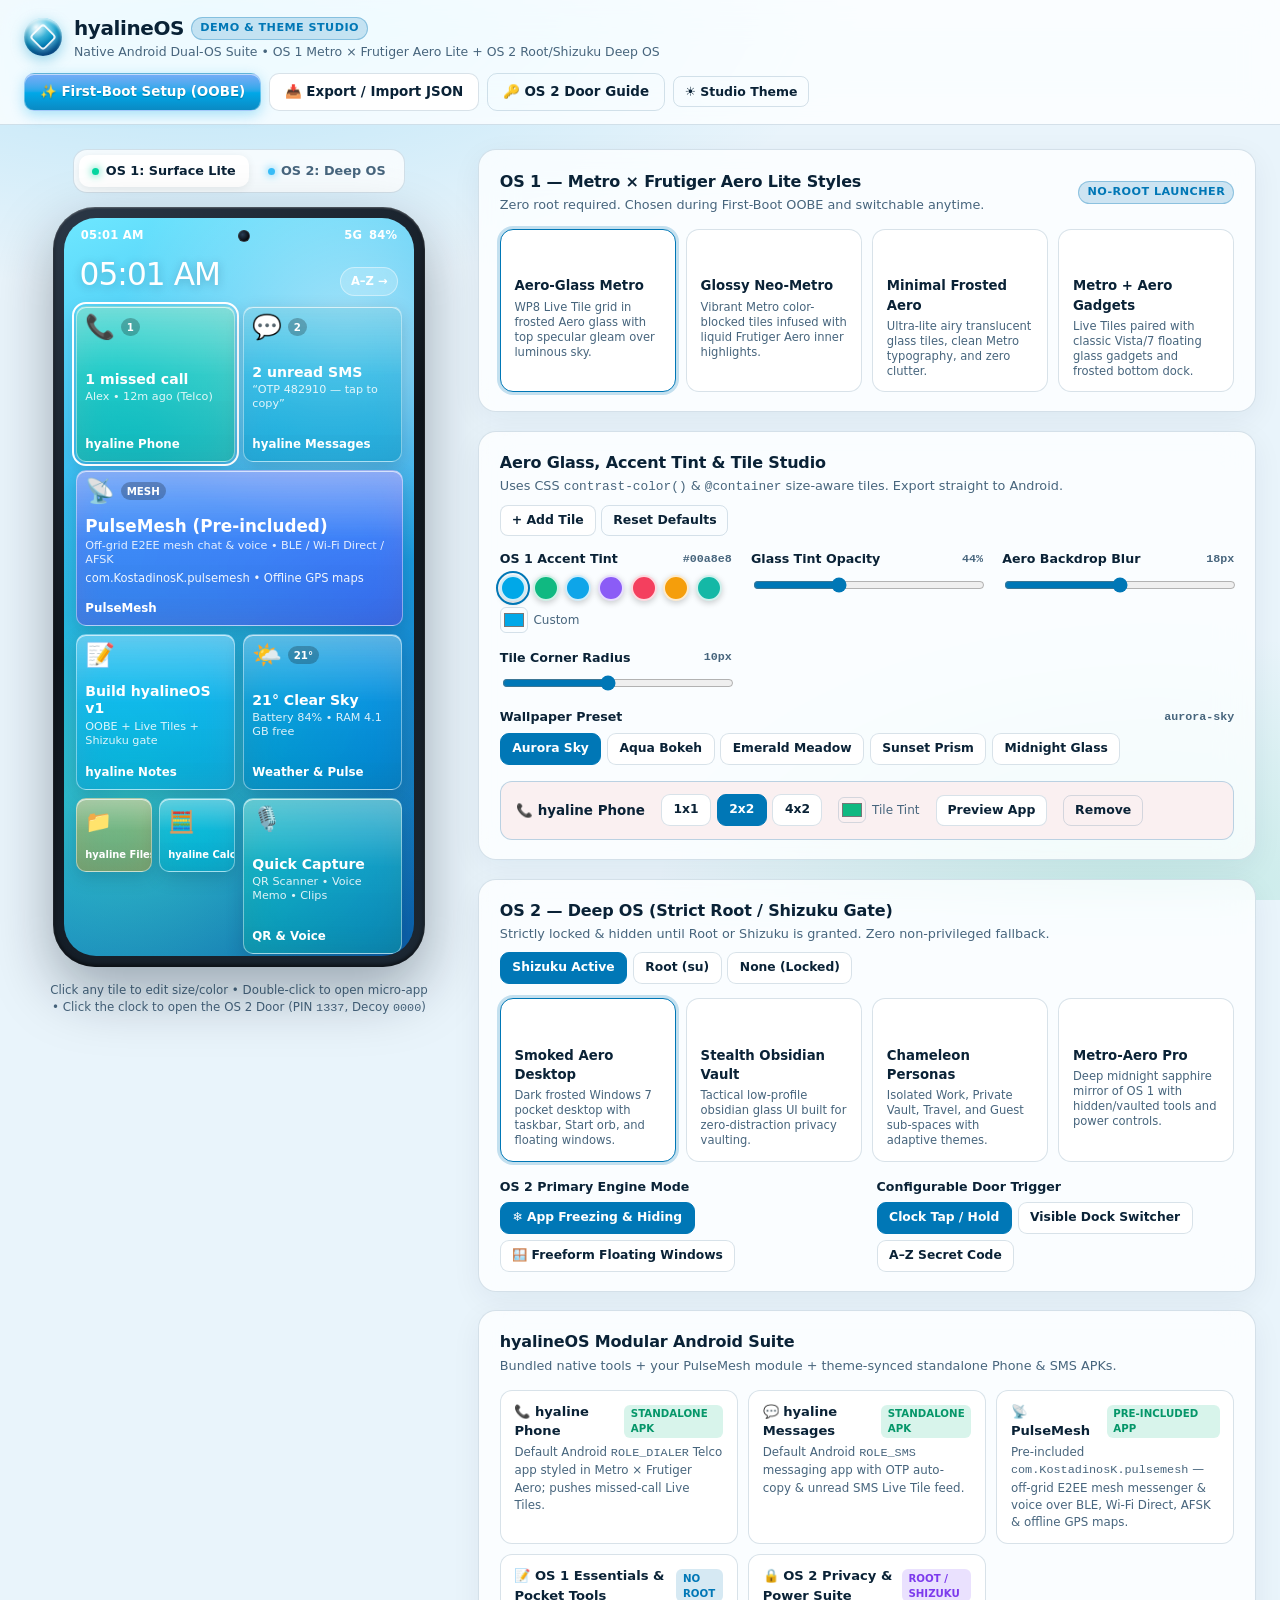
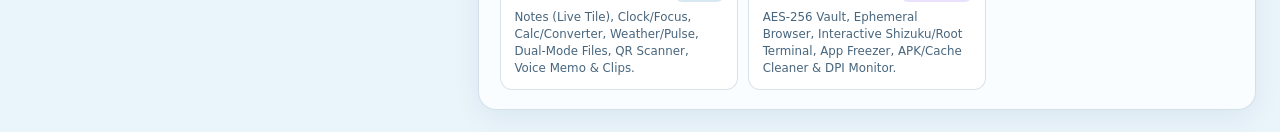
<file: index.html>
<!doctype html>
<html lang="en">
  <head>
    <meta charset="UTF-8" />
    <meta name="viewport" content="width=device-width, initial-scale=1.0" />
    <title>hyalineOS — Interactive Dual-OS Demo &amp; Theme Studio</title>
    <meta
      name="description"
      content="Test-drive hyalineOS: an Android Dual-OS suite pairing a Windows Metro × Frutiger Aero Lite Launcher (OS 1) with a Root/Shizuku Deep OS (OS 2). Customize and export hyalineos-config.json."
    />
    <link rel="stylesheet" href="./styles/tokens.css" />
    <link rel="stylesheet" href="./styles/studio.css" />
    <link rel="stylesheet" href="./styles/tiles.css" />
  </head>
  <body>
    <header class="studio-header">
      <div class="brand-cluster">
        <div class="aero-orb" aria-hidden="true"></div>
        <div>
          <h1 class="brand-title">
            hyalineOS
            <span class="brand-pill">Demo &amp; Theme Studio</span>
          </h1>
          <p class="brand-sub">
            Native Android Dual-OS Suite &bull; OS 1 Metro &times; Frutiger Aero Lite + OS 2 Root/Shizuku Deep OS
          </p>
        </div>
      </div>

      <div class="header-actions">
        <button type="button" class="btn btn-primary" commandfor="oobe-dialog" command="show-modal">
          &#10024; First-Boot Setup (OOBE)
        </button>
        <button type="button" class="btn" id="open-config-btn" commandfor="config-dialog" command="show-modal">
          &#128229; Export / Import JSON
        </button>
        <button type="button" class="btn btn-ghost" commandfor="door-help-popover" command="toggle-popover">
          &#128273; OS 2 Door Guide
        </button>
        <button type="button" class="btn btn-ghost btn-sm" id="toggle-studio-theme-btn" aria-pressed="false">
          &#9728;&#65039; Studio Theme
        </button>
      </div>
    </header>

    <main class="studio-main">
      <!-- LEFT COLUMN: Live Interactive Mobile Phone Simulator -->
      <section class="phone-stage" aria-label="Interactive hyalineOS Phone Simulator">
        <div class="os-switch-bar" role="group" aria-label="Active OS Environment">
          <button type="button" class="os-tab" id="tab-os1" aria-pressed="true">
            <span class="status-dot active-os1" aria-hidden="true"></span>
            OS 1: Surface Lite
          </button>
          <button type="button" class="os-tab is-os2" id="tab-os2" aria-pressed="false">
            <span class="status-dot active-os2" id="os2-dot" aria-hidden="true"></span>
            OS 2: Deep OS
          </button>
        </div>

        <div class="phone-bezel">
          <div
            class="phone-screen os1-surface"
            id="phone-screen"
            data-os1-style="aero-glass-metro"
            data-os2-style="smoked-aero-desktop"
            data-wallpaper="aurora-sky"
            tabindex="-1"
            aria-live="polite"
          >
            <!-- Dynamically rendered OS 1 / OS 2 / Guest / Drawer / Micro-App screen -->
          </div>
        </div>

        <div class="phone-hint-strip" id="phone-hint-strip">
          <span>Click any tile to edit size/color &bull; Double-click to open micro-app &bull; Click the clock to open the OS 2 Door (PIN <code>1337</code>, Decoy <code>0000</code>)</span>
        </div>
      </section>

      <!-- RIGHT COLUMN: Theme Studio & Dual-OS Configuration Panels -->
      <div class="studio-panels">
        <!-- Panel 1: OS 1 Metro x Frutiger Aero Style Picker -->
        <section class="studio-card" aria-labelledby="os1-styles-heading">
          <div class="card-head">
            <div>
              <h2 class="card-title" id="os1-styles-heading">OS 1 — Metro &times; Frutiger Aero Lite Styles</h2>
              <p class="card-desc">Zero root required. Chosen during First-Boot OOBE and switchable anytime.</p>
            </div>
            <span class="brand-pill">No-Root Launcher</span>
          </div>
          <div class="preset-grid" id="os1-preset-grid" role="group" aria-label="OS 1 visual presets"></div>
        </section>

        <!-- Panel 2: Aero Glass & Tile Live Customizer -->
        <section class="studio-card" aria-labelledby="glass-controls-heading">
          <div class="card-head">
            <div>
              <h2 class="card-title" id="glass-controls-heading">Aero Glass, Accent Tint &amp; Tile Studio</h2>
              <p class="card-desc">
                Uses CSS <code>contrast-color()</code> &amp; <code>@container</code> size-aware tiles. Export straight to Android.
              </p>
            </div>
            <div class="seg-group">
              <button type="button" class="btn btn-sm" id="add-tile-btn">+ Add Tile</button>
              <button type="button" class="btn btn-sm btn-ghost" id="reset-config-btn">Reset Defaults</button>
            </div>
          </div>

          <div class="controls-grid">
            <div class="control-group">
              <span class="control-label">
                <span>OS 1 Accent Tint</span>
                <span class="control-val" id="val-accent">#00a8e8</span>
              </span>
              <div class="swatch-row" id="accent-swatches"></div>
            </div>

            <div class="control-group">
              <label class="control-label" for="range-opacity">
                <span>Glass Tint Opacity</span>
                <span class="control-val" id="val-opacity">44%</span>
              </label>
              <input id="range-opacity" type="range" min="18" max="90" value="44" />
            </div>

            <div class="control-group">
              <label class="control-label" for="range-blur">
                <span>Aero Backdrop Blur</span>
                <span class="control-val" id="val-blur">18px</span>
              </label>
              <input id="range-blur" type="range" min="4" max="32" value="18" />
            </div>

            <div class="control-group">
              <label class="control-label" for="range-radius">
                <span>Tile Corner Radius</span>
                <span class="control-val" id="val-radius">10px</span>
              </label>
              <input id="range-radius" type="range" min="0" max="22" value="10" />
            </div>

            <div class="control-group" style="grid-column: 1 / -1;">
              <span class="control-label">
                <span>Wallpaper Preset</span>
                <span class="control-val" id="val-wallpaper">aurora-sky</span>
              </span>
              <div class="seg-group" id="wallpaper-pills" role="group" aria-label="Wallpaper presets"></div>
            </div>
          </div>

          <div class="tile-inspector" id="tile-inspector" style="margin-top: 1rem;">
            <!-- Selected tile size (1x1, 2x2, 4x2), color, open micro-app, remove -->
          </div>
        </section>

        <!-- Panel 3: OS 2 Root/Shizuku Deep OS Configuration -->
        <section class="studio-card" aria-labelledby="os2-config-heading">
          <div class="card-head">
            <div>
              <h2 class="card-title" id="os2-config-heading">OS 2 — Deep OS (Strict Root / Shizuku Gate)</h2>
              <p class="card-desc">
                Strictly locked &amp; hidden until Root or Shizuku is granted. Zero non-privileged fallback.
              </p>
            </div>
            <div class="seg-group" id="priv-sim-group" role="group" aria-label="Simulate device privilege level"></div>
          </div>

          <div class="preset-grid" id="os2-preset-grid" role="group" aria-label="OS 2 visual presets"></div>

          <div class="controls-grid" style="margin-top: 1rem;">
            <div class="control-group">
              <span class="control-label">OS 2 Primary Engine Mode</span>
              <div class="seg-group" id="engine-mode-group" role="group" aria-label="OS 2 Engine Mode">
                <button type="button" class="seg-btn" data-engine="app-freezing" aria-pressed="true">
                  &#10052;&#65039; App Freezing &amp; Hiding
                </button>
                <button type="button" class="seg-btn" data-engine="freeform-windows" aria-pressed="false">
                  &#129695; Freeform Floating Windows
                </button>
              </div>
            </div>

            <div class="control-group">
              <span class="control-label">Configurable Door Trigger</span>
              <div class="seg-group" id="door-trigger-group" role="group" aria-label="OS 2 Door trigger">
                <button type="button" class="seg-btn" data-door="long-press-clock" aria-pressed="true">
                  Clock Tap / Hold
                </button>
                <button type="button" class="seg-btn" data-door="visible-dock-pill" aria-pressed="false">
                  Visible Dock Switcher
                </button>
                <button type="button" class="seg-btn" data-door="secret-drawer-code" aria-pressed="false">
                  A&ndash;Z Secret Code
                </button>
              </div>
            </div>
          </div>
        </section>

        <!-- Panel 4: Bundled Suite & Standalone APKs Map -->
        <section class="studio-card" aria-labelledby="suite-heading">
          <div class="card-head">
            <div>
              <h2 class="card-title" id="suite-heading">hyalineOS Modular Android Suite</h2>
              <p class="card-desc">Bundled native tools + your PulseMesh module + theme-synced standalone Phone &amp; SMS APKs.</p>
            </div>
          </div>
          <div class="suite-grid">
            <article class="suite-item">
              <div class="suite-item-head">
                <span>&#128222; hyaline Phone</span>
                <span class="suite-tag apk">Standalone APK</span>
              </div>
              <p>Default Android <code>ROLE_DIALER</code> Telco app styled in Metro &times; Frutiger Aero; pushes missed-call Live Tiles.</p>
            </article>
            <article class="suite-item">
              <div class="suite-item-head">
                <span>&#128172; hyaline Messages</span>
                <span class="suite-tag apk">Standalone APK</span>
              </div>
              <p>Default Android <code>ROLE_SMS</code> messaging app with OTP auto-copy &amp; unread SMS Live Tile feed.</p>
            </article>
            <article class="suite-item">
              <div class="suite-item-head">
                <span>&#128225; PulseMesh</span>
                <span class="suite-tag apk">Pre-included App</span>
              </div>
              <p>Pre-included <code>com.KostadinosK.pulsemesh</code> — off-grid E2EE mesh messenger &amp; voice over BLE, Wi-Fi Direct, AFSK &amp; offline GPS maps.</p>
            </article>
            <article class="suite-item">
              <div class="suite-item-head">
                <span>&#128221; OS 1 Essentials &amp; Pocket Tools</span>
                <span class="suite-tag">No Root</span>
              </div>
              <p>Notes (Live Tile), Clock/Focus, Calc/Converter, Weather/Pulse, Dual-Mode Files, QR Scanner, Voice Memo &amp; Clips.</p>
            </article>
            <article class="suite-item">
              <div class="suite-item-head">
                <span>&#128274; OS 2 Privacy &amp; Power Suite</span>
                <span class="suite-tag priv">Root / Shizuku</span>
              </div>
              <p>AES-256 Vault, Ephemeral Browser, Interactive Shizuku/Root Terminal, App Freezer, APK/Cache Cleaner &amp; DPI Monitor.</p>
            </article>
          </div>
        </section>
      </div>
    </main>

    <!-- Declarative Popover: OS 2 Configurable Door & Demo PIN Guide -->
    <div id="door-help-popover" class="hyaline-popover" popover>
      <h3>OS 2 Door &amp; Demo PINs</h3>
      <p>
        Test the <strong>Configurable Door + Smart Lock</strong> directly inside the phone simulator:
      </p>
      <p>
        &bull; Enter <code>1337</code> to unlock <strong>OS 2 Deep OS</strong> (requires simulated Root or Shizuku ON).<br />
        &bull; Enter <code>0000</code> to enter the harmless <strong>Decoy Guest Space</strong>.<br />
        &bull; Set privilege simulation to <strong>None (Locked)</strong> to see the strict privilege gate in action.
      </p>
      <button type="button" class="btn btn-sm btn-primary" commandfor="door-help-popover" command="hide-popover">
        Got it
      </button>
    </div>

    <!-- Modal Dialog 1: First-Boot OOBE Setup Wizard -->
    <dialog id="oobe-dialog" class="hyaline-dialog" closedby="any" aria-labelledby="oobe-title">
      <div class="dialog-inner">
        <div class="dialog-header">
          <div>
            <h2 id="oobe-title">hyalineOS — First-Boot Setup</h2>
            <p class="card-desc" id="oobe-subtitle">Step 1 of 4 &bull; Choose your OS 1 Metro &times; Frutiger Aero style</p>
          </div>
          <button type="button" class="btn btn-sm btn-ghost" commandfor="oobe-dialog" command="close" aria-label="Close setup">
            &#10005;
          </button>
        </div>

        <div class="oobe-step-pills" id="oobe-pills" aria-hidden="true">
          <span class="oobe-pill done"></span>
          <span class="oobe-pill"></span>
          <span class="oobe-pill"></span>
          <span class="oobe-pill"></span>
        </div>

        <div id="oobe-body"></div>

        <div class="dialog-footer">
          <button type="button" class="btn btn-ghost" id="oobe-prev-btn">Back</button>
          <button type="button" class="btn btn-primary" id="oobe-next-btn">Next Step &rarr;</button>
        </div>
      </div>
    </dialog>

    <!-- Modal Dialog 2: OS 2 Configurable Door PIN / Decoy Lock -->
    <dialog id="door-dialog" class="hyaline-dialog" closedby="any" aria-labelledby="door-title">
      <div class="dialog-inner">
        <div class="dialog-header">
          <div>
            <h2 id="door-title">OS 2 Smart Lock Door</h2>
            <p class="card-desc">PIN <code>1337</code> = OS 2 Deep OS &bull; PIN <code>0000</code> = Decoy Guest Space</p>
          </div>
          <button type="button" class="btn btn-sm btn-ghost" commandfor="door-dialog" command="close" aria-label="Close lock dialog">
            &#10005;
          </button>
        </div>

        <div id="door-status-msg" class="notice-banner" hidden></div>

        <div class="pin-display" id="pin-display" aria-label="Entered PIN digits">
          <span class="pin-dot"></span>
          <span class="pin-dot"></span>
          <span class="pin-dot"></span>
          <span class="pin-dot"></span>
        </div>

        <div class="pin-pad" id="pin-pad" role="group" aria-label="PIN Keypad">
          <button type="button" class="pin-key" data-digit="1">1</button>
          <button type="button" class="pin-key" data-digit="2">2</button>
          <button type="button" class="pin-key" data-digit="3">3</button>
          <button type="button" class="pin-key" data-digit="4">4</button>
          <button type="button" class="pin-key" data-digit="5">5</button>
          <button type="button" class="pin-key" data-digit="6">6</button>
          <button type="button" class="pin-key" data-digit="7">7</button>
          <button type="button" class="pin-key" data-digit="8">8</button>
          <button type="button" class="pin-key" data-digit="9">9</button>
          <button type="button" class="pin-key" data-action="clear">CLR</button>
          <button type="button" class="pin-key" data-digit="0">0</button>
          <button type="button" class="pin-key" data-action="bio" title="Simulate Biometric">&#128275;</button>
        </div>

        <div class="dialog-footer">
          <button type="button" class="btn btn-sm btn-ghost" id="quick-pin-os2">Fill 1337 (OS 2)</button>
          <button type="button" class="btn btn-sm btn-ghost" id="quick-pin-decoy">Fill 0000 (Decoy)</button>
          <button type="button" class="btn btn-sm" commandfor="door-dialog" command="close">Cancel</button>
        </div>
      </div>
    </dialog>

    <!-- Modal Dialog 3: Export / Import hyalineos-config.json -->
    <dialog id="config-dialog" class="hyaline-dialog" closedby="any" aria-labelledby="config-title">
      <div class="dialog-inner">
        <div class="dialog-header">
          <div>
            <h2 id="config-title">Portable hyalineos-config.json</h2>
            <p class="card-desc">Import this file directly into the native Android hyalineOS app or paste a config below.</p>
          </div>
          <button type="button" class="btn btn-sm btn-ghost" commandfor="config-dialog" command="close" aria-label="Close config dialog">
            &#10005;
          </button>
        </div>

        <textarea id="config-json-textarea" class="json-box" spellcheck="false" aria-label="hyalineOS JSON configuration"></textarea>
        <div id="config-feedback" class="notice-banner ok" hidden></div>

        <div class="dialog-footer">
          <button type="button" class="btn btn-sm" id="copy-json-btn">Copy JSON</button>
          <button type="button" class="btn btn-sm" id="download-json-btn">Download .json</button>
          <button type="button" class="btn btn-sm btn-primary" id="apply-json-btn">Apply Pasted JSON</button>
          <button type="button" class="btn btn-sm btn-ghost" commandfor="config-dialog" command="close">Close</button>
        </div>
      </div>
    </dialog>

    <script type="module" src="./scripts/app.js"></script>
  </body>
</html>
</file>
<file: styles/tokens.css>
/* hyalineOS Studio — Design Tokens & Color Schemes
 * Follows modern-web-guidance:
 * - component-specific-light-dark-theme (no @property <color> on tokens; re-specified inherited colors)
 * - contrast-color (contrast-color() + CIE XYZ D65 relative color WCAG luminance fallback)
 */

:root {
  /* Page-level studio tokens (never registered as @property <color> so light-dark() stays live) */
  --studio-bg-light: #e9f4fb;
  --studio-bg-dark: #07121d;
  --studio-surface-light: rgba(255, 255, 255, 0.78);
  --studio-surface-dark: rgba(12, 26, 40, 0.78);
  --studio-surface-strong-light: #ffffff;
  --studio-surface-strong-dark: #0e1f30;
  --studio-border-light: rgba(15, 76, 117, 0.16);
  --studio-border-dark: rgba(125, 211, 252, 0.18);
  --studio-text-light: #0a2236;
  --studio-text-dark: #edf7ff;
  --studio-muted-light: #47657d;
  --studio-muted-dark: #93b4cc;
  --studio-accent-light: #0077b6;
  --studio-accent-dark: #38bdf8;

  --studio-bg: var(--studio-bg-light);
  --studio-surface: var(--studio-surface-light);
  --studio-surface-strong: var(--studio-surface-strong-light);
  --studio-border: var(--studio-border-light);
  --studio-text: var(--studio-text-light);
  --studio-muted: var(--studio-muted-light);
  --studio-accent: var(--studio-accent-light);

  /* Fallback for browsers without light-dark() */
  @media (prefers-color-scheme: dark) {
    --studio-bg: var(--studio-bg-dark);
    --studio-surface: var(--studio-surface-dark);
    --studio-surface-strong: var(--studio-surface-strong-dark);
    --studio-border: var(--studio-border-dark);
    --studio-text: var(--studio-text-dark);
    --studio-muted: var(--studio-muted-dark);
    --studio-accent: var(--studio-accent-dark);
  }

  /* Modern light-dark() resolution */
  @supports (color: light-dark(white, black)) {
    --studio-bg: light-dark(var(--studio-bg-light), var(--studio-bg-dark));
    --studio-surface: light-dark(var(--studio-surface-light), var(--studio-surface-dark));
    --studio-surface-strong: light-dark(var(--studio-surface-strong-light), var(--studio-surface-strong-dark));
    --studio-border: light-dark(var(--studio-border-light), var(--studio-border-dark));
    --studio-text: light-dark(var(--studio-text-light), var(--studio-text-dark));
    --studio-muted: light-dark(var(--studio-muted-light), var(--studio-muted-dark));
    --studio-accent: light-dark(var(--studio-accent-light), var(--studio-accent-dark));
  }

  color-scheme: light dark;
  accent-color: var(--studio-accent);
  color: var(--studio-text);

  /* Dynamic hyalineOS Simulator Tokens (mutated by Studio controls) */
  --os1-accent: #00a8e8;
  --os1-glass-opacity: 0.44;
  --os1-glass-blur: 18px;
  --os1-tile-radius: 10px;
  --os2-accent: #38bdf8;
  --os2-glass-opacity: 0.62;

  /* Typography */
  --font-metro: "Segoe UI", "Plus Jakarta Sans", system-ui, -apple-system, BlinkMacSystemFont, sans-serif;
  --font-mono: ui-monospace, "Cascadia Code", "JetBrains Mono", Menlo, monospace;

  /* Disable root view transition so tile/panel group transitions don't block studio controls */
  view-transition-name: none;
}

/* Explicit studio theme overrides if user toggles studio chrome */
:root[data-studio-theme="light"] {
  color-scheme: light;
  --studio-bg: var(--studio-bg-light);
  --studio-surface: var(--studio-surface-light);
  --studio-surface-strong: var(--studio-surface-strong-light);
  --studio-border: var(--studio-border-light);
  --studio-text: var(--studio-text-light);
  --studio-muted: var(--studio-muted-light);
  --studio-accent: var(--studio-accent-light);
}

:root[data-studio-theme="dark"] {
  color-scheme: dark;
  --studio-bg: var(--studio-bg-dark);
  --studio-surface: var(--studio-surface-dark);
  --studio-surface-strong: var(--studio-surface-strong-dark);
  --studio-border: var(--studio-border-dark);
  --studio-text: var(--studio-text-dark);
  --studio-muted: var(--studio-muted-dark);
  --studio-accent: var(--studio-accent-dark);
}

/* Component-specific color-scheme for OS 1 Surface Lite (always luminous Frutiger Aero) */
.os1-surface {
  color-scheme: only light;
  background: var(--os1-wallpaper, linear-gradient(155deg, #7be0ff 0%, #2eb5e5 44%, #0f6ca8 100%));
  /* Mandatory re-specification of inherited <color> properties on color-scheme override */
  color: #ffffff;
  accent-color: var(--os1-accent);
}

/* Component-specific color-scheme for OS 2 Deep OS (always smoked dark glass) */
.os2-surface {
  color-scheme: only dark;
  background: var(--os2-wallpaper, radial-gradient(circle at 20% 15%, #11324d 0%, #07131f 55%, #03070d 100%));
  /* Mandatory re-specification of inherited <color> properties on color-scheme override */
  color: #f0f9ff;
  accent-color: var(--os2-accent);
}

/* Dynamic readable foreground utility using contrast-color() + CIE XYZ D65 fallback */
.dynamic-contrast-fg {
  --tile-bg: var(--os1-accent);
  /* Base legacy fallback */
  color: #ffffff;
  text-shadow: 0 1px 2px rgb(0 0 0 / 0.35);
}

@supports (color: color(from red xyz-d65 1 1 1)) {
  .dynamic-contrast-fg {
    --wcag-y-threshold: 0.17913;
    --y: max(0, sign(var(--wcag-y-threshold) - y));
    color: color(from var(--tile-bg) xyz-d65 calc(var(--y) * 0.9505) var(--y) calc(var(--y) * 1.089));
    text-shadow: none;
  }
}

@supports (color: contrast-color(red)) {
  .dynamic-contrast-fg {
    color: contrast-color(var(--tile-bg));
    text-shadow: none;
  }
}
</file>
<file: styles/studio.css>
/* hyalineOS Studio — Layout, Frutiger Aero Chrome, View Transitions & Top-Layer Animations */

*,
*::before,
*::after {
  box-sizing: border-box;
}

html,
body {
  margin: 0;
  min-height: 100%;
  font-family: var(--font-metro);
  background: var(--studio-bg);
  color: var(--studio-text);
  line-height: 1.45;
  -webkit-font-smoothing: antialiased;
}

body {
  background-image:
    radial-gradient(ellipse 80% 50% at 15% 0%, color-mix(in oklch, var(--os1-accent) 22%, transparent), transparent 65%),
    radial-gradient(ellipse 65% 50% at 90% 100%, rgba(16, 185, 129, 0.16), transparent 60%);
  background-attachment: fixed;
}

/* Focus rings for keyboard accessibility */
:focus-visible {
  outline: 2px solid var(--studio-accent);
  outline-offset: 2px;
}

/* View Transition Rules (group-element-transitions + same-document-transitions) */
::view-transition {
  pointer-events: none;
}

::view-transition-group(.live-tile) {
  animation-duration: 0.34s;
  animation-timing-function: cubic-bezier(0.22, 1, 0.36, 1);
}

::view-transition-new(.live-tile):only-child {
  animation-name: tile-pop-in;
  animation-duration: 0.32s;
  animation-timing-function: ease-out;
}

::view-transition-old(.live-tile):only-child {
  animation-name: tile-pop-out;
  animation-duration: 0.24s;
  animation-timing-function: ease-in;
}

::view-transition-group(phone-screen) {
  animation-duration: 0.38s;
  animation-timing-function: cubic-bezier(0.2, 0.9, 0.2, 1);
}

@keyframes tile-pop-in {
  from {
    opacity: 0;
    transform: scale(0.84) translateY(8px);
  }
}

@keyframes tile-pop-out {
  to {
    opacity: 0;
    transform: scale(0.84);
  }
}

@media (prefers-reduced-motion: reduce) {
  ::view-transition-group(*),
  ::view-transition-old(*),
  ::view-transition-new(*) {
    animation: none !important;
  }
}

/* Top-Layer Entry & Exit Animations (animate-to-from-top-layer + popover polyfill safety) */
@supports not selector(:popover-open) {
  [popover]:not(.\:popover-open) {
    display: none;
  }
}

dialog,
[popover] {
  opacity: 0;
  transition-property: opacity, transform, display, overlay;
  transition-duration: 0.28s;
  transition-timing-function: cubic-bezier(0.22, 1, 0.36, 1);
  /* Separate declaration so transition shorthand never resets allow-discrete */
  transition-behavior: allow-discrete;

  @media (prefers-reduced-motion: no-preference) {
    transform: scale(0.94) translateY(8px);
  }
}

:is(dialog[open], [popover]:is(:popover-open, .\:popover-open)):where(:not([data-closing])) {
  opacity: 1;

  @starting-style {
    opacity: 0;
  }

  @media (prefers-reduced-motion: no-preference) {
    transform: scale(1) translateY(0);

    @starting-style {
      transform: scale(0.94) translateY(8px);
    }
  }

  &::backdrop {
    background-color: rgb(3 12 24 / 0.56);
    backdrop-filter: blur(8px);

    @starting-style {
      background-color: rgb(3 12 24 / 0);
      backdrop-filter: blur(0px);
    }
  }
}

dialog::backdrop,
[popover]::backdrop {
  background-color: rgb(3 12 24 / 0);
  backdrop-filter: blur(0px);
  transition-property: background-color, backdrop-filter, display, overlay;
  transition-duration: 0.28s;
  transition-timing-function: ease-out;
  transition-behavior: allow-discrete;
}

@media (prefers-reduced-motion: reduce) {
  dialog,
  [popover],
  dialog::backdrop,
  [popover]::backdrop {
    transition-duration: 0.1s;
  }
}

/* Top Navigation Bar */
.studio-header {
  position: sticky;
  top: 0;
  z-index: 30;
  display: flex;
  flex-wrap: wrap;
  align-items: center;
  justify-content: space-between;
  gap: 0.75rem 1.25rem;
  padding: 0.85rem 1.5rem;
  background: var(--studio-surface);
  backdrop-filter: blur(18px) saturate(140%);
  border-bottom: 1px solid var(--studio-border);
}

.brand-cluster {
  display: flex;
  align-items: center;
  gap: 0.75rem;
}

.aero-orb {
  position: relative;
  width: 38px;
  height: 38px;
  border-radius: 50%;
  background:
    radial-gradient(circle at 32% 24%, rgba(255, 255, 255, 0.92) 0%, rgba(255, 255, 255, 0.22) 30%, transparent 52%),
    linear-gradient(160deg, #5ce1ff 0%, #0096c7 52%, #023e8a 100%);
  box-shadow:
    inset 0 2px 3px rgba(255, 255, 255, 0.75),
    inset 0 -4px 8px rgba(0, 28, 66, 0.45),
    0 4px 14px rgba(0, 150, 199, 0.38);
  flex-shrink: 0;
}

.aero-orb::after {
  content: "";
  position: absolute;
  inset: 9px;
  border-radius: 4px;
  border: 2px solid rgba(255, 255, 255, 0.9);
  box-shadow: 0 0 8px rgba(255, 255, 255, 0.6);
  transform: rotate(45deg);
}

.brand-title {
  margin: 0;
  font-size: 1.25rem;
  font-weight: 600;
  letter-spacing: -0.02em;
  display: flex;
  align-items: center;
  gap: 0.45rem;
}

.brand-pill {
  font-size: 0.7rem;
  font-weight: 600;
  letter-spacing: 0.04em;
  text-transform: uppercase;
  padding: 0.15rem 0.5rem;
  border-radius: 999px;
  background: color-mix(in oklch, var(--studio-accent) 18%, transparent);
  color: var(--studio-accent);
  border: 1px solid color-mix(in oklch, var(--studio-accent) 32%, transparent);
}

.brand-sub {
  margin: 0;
  font-size: 0.78rem;
  color: var(--studio-muted);
}

.header-actions {
  display: flex;
  flex-wrap: wrap;
  align-items: center;
  gap: 0.5rem;
}

/* Glossy Studio Buttons */
.btn {
  display: inline-flex;
  align-items: center;
  justify-content: center;
  gap: 0.45rem;
  padding: 0.52rem 0.92rem;
  border-radius: 10px;
  border: 1px solid var(--studio-border);
  background: var(--studio-surface-strong);
  color: var(--studio-text);
  font: inherit;
  font-size: 0.84rem;
  font-weight: 600;
  cursor: pointer;
  transition: transform 0.14s ease, box-shadow 0.18s ease, border-color 0.18s ease, background 0.18s ease;
}

.btn:hover {
  border-color: color-mix(in oklch, var(--studio-accent) 55%, transparent);
  box-shadow: 0 4px 14px rgba(0, 119, 182, 0.14);
}

.btn:active {
  transform: translateY(1px);
}

.btn-primary {
  background: linear-gradient(180deg, color-mix(in oklch, var(--os1-accent) 85%, white) 0%, var(--os1-accent) 52%, color-mix(in oklch, var(--os1-accent) 80%, #00203a) 100%);
  border-color: rgba(255, 255, 255, 0.35);
  color: #ffffff;
  text-shadow: 0 1px 1px rgba(0, 0, 0, 0.25);
  box-shadow: inset 0 1px 0 rgba(255, 255, 255, 0.55), 0 4px 14px color-mix(in oklch, var(--os1-accent) 32%, transparent);
}

.btn-primary:hover {
  filter: brightness(1.06);
}

.btn-dark {
  background: linear-gradient(180deg, #1a334d 0%, #0b1929 100%);
  border-color: rgba(56, 189, 248, 0.35);
  color: #e0f2fe;
}

.btn-ghost {
  background: transparent;
}

.btn-sm {
  padding: 0.34rem 0.68rem;
  font-size: 0.78rem;
  border-radius: 8px;
}

/* Main Workspace Grid */
.studio-main {
  display: grid;
  grid-template-columns: minmax(320px, 430px) minmax(0, 1fr);
  gap: 1.5rem;
  max-width: 1380px;
  margin: 0 auto;
  padding: 1.5rem;
  align-items: start;
}

@media (max-width: 960px) {
  .studio-main {
    grid-template-columns: 1fr;
    padding: 1rem;
  }
}

/* Phone Stage (Left Column) */
.phone-stage {
  display: flex;
  flex-direction: column;
  align-items: center;
  gap: 0.9rem;
  position: sticky;
  top: 5.2rem;
}

@media (max-width: 960px) {
  .phone-stage {
    position: static;
  }
}

.os-switch-bar {
  display: inline-flex;
  align-items: center;
  gap: 0.35rem;
  padding: 0.3rem;
  border-radius: 14px;
  background: var(--studio-surface);
  border: 1px solid var(--studio-border);
  backdrop-filter: blur(14px);
}

.os-tab {
  padding: 0.42rem 0.82rem;
  border: none;
  border-radius: 10px;
  background: transparent;
  color: var(--studio-muted);
  font: inherit;
  font-size: 0.8rem;
  font-weight: 600;
  cursor: pointer;
  display: inline-flex;
  align-items: center;
  gap: 0.4rem;
  transition: background 0.2s ease, color 0.2s ease;
}

.os-tab[aria-pressed="true"] {
  background: var(--studio-surface-strong);
  color: var(--studio-text);
  box-shadow: 0 2px 8px rgba(0, 0, 0, 0.08);
}

.os-tab.is-os2[aria-pressed="true"] {
  background: #0d2238;
  color: #7dd3fc;
}

.status-dot {
  width: 7px;
  height: 7px;
  border-radius: 50%;
  background: #94a3b8;
}

.status-dot.active-os1 {
  background: #06d6a0;
  box-shadow: 0 0 8px #06d6a0;
}

.status-dot.active-os2 {
  background: #38bdf8;
  box-shadow: 0 0 8px #38bdf8;
}

.status-dot.locked {
  background: #f59e0b;
}

/* Hardware Bezel Frame */
.phone-bezel {
  position: relative;
  width: min(100%, 372px);
  aspect-ratio: 9 / 19.3;
  max-height: 760px;
  padding: 11px;
  border-radius: 42px;
  background: linear-gradient(145deg, #2b3847 0%, #0e141b 45%, #1c2834 100%);
  box-shadow:
    0 24px 60px rgba(3, 19, 36, 0.34),
    inset 0 1px 2px rgba(255, 255, 255, 0.28),
    inset 0 -2px 4px rgba(0, 0, 0, 0.65);
}

.phone-screen {
  position: relative;
  width: 100%;
  height: 100%;
  border-radius: 32px;
  overflow: hidden;
  display: flex;
  flex-direction: column;
  view-transition-name: phone-screen;
  isolation: isolate;
}

.phone-screen:focus {
  outline: none;
}

/* Android Status Bar inside Phone */
.phone-statusbar {
  position: relative;
  z-index: 10;
  display: flex;
  align-items: center;
  justify-content: space-between;
  padding: 0.55rem 1.05rem 0.35rem;
  font-size: 0.72rem;
  font-weight: 600;
  letter-spacing: 0.02em;
  user-select: none;
}

.phone-camera-pill {
  width: 12px;
  height: 12px;
  border-radius: 50%;
  background: radial-gradient(circle at 35% 35%, #2a3e54, #070b10 70%);
  border: 1px solid rgba(255, 255, 255, 0.14);
}

.status-icons {
  display: flex;
  align-items: center;
  gap: 0.42rem;
}

.priv-badge {
  font-size: 0.62rem;
  padding: 0.08rem 0.36rem;
  border-radius: 999px;
  background: rgba(56, 189, 248, 0.22);
  border: 1px solid rgba(125, 211, 252, 0.42);
  color: #bae6fd;
  text-transform: uppercase;
  letter-spacing: 0.05em;
}

.phone-hint-strip {
  display: flex;
  flex-wrap: wrap;
  justify-content: center;
  gap: 0.4rem;
  max-width: 380px;
  font-size: 0.74rem;
  color: var(--studio-muted);
  text-align: center;
}

/* Inspector / Studio Column (Right Column) */
.studio-panels {
  display: grid;
  gap: 1.15rem;
}

.studio-card {
  background: var(--studio-surface);
  border: 1px solid var(--studio-border);
  border-radius: 18px;
  padding: 1.2rem 1.3rem;
  backdrop-filter: blur(18px) saturate(135%);
  box-shadow: 0 8px 30px rgba(0, 35, 65, 0.06);
}

.card-head {
  display: flex;
  flex-wrap: wrap;
  align-items: center;
  justify-content: space-between;
  gap: 0.5rem;
  margin-bottom: 0.9rem;
}

.card-title {
  margin: 0;
  font-size: 1rem;
  font-weight: 700;
  letter-spacing: -0.01em;
}

.card-desc {
  margin: 0.2rem 0 0;
  font-size: 0.8rem;
  color: var(--studio-muted);
}

/* Style Preset Grid */
.preset-grid {
  display: grid;
  grid-template-columns: repeat(auto-fit, minmax(175px, 1fr));
  gap: 0.65rem;
}

.preset-card {
  text-align: left;
  padding: 0.78rem 0.85rem;
  border-radius: 13px;
  border: 1.5px solid var(--studio-border);
  background: var(--studio-surface-strong);
  color: var(--studio-text);
  font: inherit;
  cursor: pointer;
  transition: border-color 0.18s ease, transform 0.14s ease, box-shadow 0.18s ease;
  display: flex;
  flex-direction: column;
  gap: 0.25rem;
}

.preset-card:hover {
  border-color: color-mix(in oklch, var(--studio-accent) 60%, transparent);
  transform: translateY(-1px);
}

.preset-card[aria-pressed="true"] {
  border-color: var(--studio-accent);
  box-shadow: 0 0 0 3px color-mix(in oklch, var(--studio-accent) 22%, transparent);
}

.preset-swatch {
  height: 26px;
  border-radius: 7px;
  margin-bottom: 0.25rem;
  border: 1px solid rgba(255, 255, 255, 0.35);
}

.preset-name {
  font-size: 0.83rem;
  font-weight: 700;
}

.preset-meta {
  font-size: 0.72rem;
  color: var(--studio-muted);
  line-height: 1.3;
}

/* Controls Grid */
.controls-grid {
  display: grid;
  grid-template-columns: repeat(auto-fit, minmax(210px, 1fr));
  gap: 0.95rem 1.2rem;
}

.control-group {
  display: flex;
  flex-direction: column;
  gap: 0.38rem;
}

.control-label {
  display: flex;
  justify-content: space-between;
  align-items: center;
  font-size: 0.79rem;
  font-weight: 600;
}

.control-val {
  font-family: var(--font-mono);
  font-size: 0.73rem;
  color: var(--studio-muted);
}

input[type="range"] {
  width: 100%;
  accent-color: var(--studio-accent);
  cursor: pointer;
}

.swatch-row {
  display: flex;
  flex-wrap: wrap;
  align-items: center;
  gap: 0.42rem;
}

.color-dot {
  width: 26px;
  height: 26px;
  border-radius: 50%;
  border: 2px solid rgba(255, 255, 255, 0.8);
  box-shadow: 0 2px 6px rgba(0, 0, 0, 0.2);
  cursor: pointer;
  padding: 0;
  transition: transform 0.14s ease;
}

.color-dot:hover {
  transform: scale(1.12);
}

.color-dot[aria-pressed="true"] {
  outline: 2px solid var(--studio-accent);
  outline-offset: 2px;
}

.color-picker-wrap {
  display: inline-flex;
  align-items: center;
  gap: 0.35rem;
  font-size: 0.75rem;
  color: var(--studio-muted);
}

input[type="color"] {
  width: 28px;
  height: 26px;
  border: 1px solid var(--studio-border);
  border-radius: 6px;
  padding: 1px;
  background: transparent;
  cursor: pointer;
}

/* Segmented Pills & Toggles */
.seg-group {
  display: inline-flex;
  flex-wrap: wrap;
  gap: 0.35rem;
}

.seg-btn {
  padding: 0.38rem 0.72rem;
  border-radius: 9px;
  border: 1px solid var(--studio-border);
  background: var(--studio-surface-strong);
  color: var(--studio-text);
  font: inherit;
  font-size: 0.77rem;
  font-weight: 600;
  cursor: pointer;
}

.seg-btn[aria-pressed="true"] {
  background: var(--studio-accent);
  border-color: var(--studio-accent);
  color: #ffffff;
}

/* Tile Inspector Bar */
.tile-inspector {
  display: flex;
  flex-wrap: wrap;
  align-items: center;
  gap: 0.75rem 1rem;
  padding: 0.8rem 0.95rem;
  border-radius: 12px;
  background: color-mix(in oklch, var(--studio-accent) 8%, var(--studio-surface-strong));
  border: 1px solid color-mix(in oklch, var(--studio-accent) 26%, transparent);
}

.inspector-title {
  font-size: 0.84rem;
  font-weight: 700;
}

/* Suite Chips */
.suite-grid {
  display: grid;
  grid-template-columns: repeat(auto-fit, minmax(210px, 1fr));
  gap: 0.65rem;
}

.suite-item {
  padding: 0.72rem 0.85rem;
  border-radius: 12px;
  background: var(--studio-surface-strong);
  border: 1px solid var(--studio-border);
  display: flex;
  flex-direction: column;
  gap: 0.25rem;
}

.suite-item-head {
  display: flex;
  align-items: center;
  justify-content: space-between;
  gap: 0.4rem;
  font-size: 0.82rem;
  font-weight: 700;
}

.suite-tag {
  font-size: 0.64rem;
  font-weight: 700;
  text-transform: uppercase;
  padding: 0.1rem 0.42rem;
  border-radius: 6px;
  background: color-mix(in oklch, var(--studio-accent) 16%, transparent);
  color: var(--studio-accent);
}

.suite-tag.apk {
  background: rgba(16, 185, 129, 0.16);
  color: #059669;
}

.suite-tag.priv {
  background: rgba(139, 92, 246, 0.18);
  color: #7c3aed;
}

@media (prefers-color-scheme: dark) {
  .suite-tag.apk { color: #34d399; }
  .suite-tag.priv { color: #c4b5fd; }
}

.suite-item p {
  margin: 0;
  font-size: 0.74rem;
  color: var(--studio-muted);
}

/* Native Dialog Styling */
dialog.hyaline-dialog {
  width: min(94vw, 560px);
  max-height: 88dvh;
  overflow: auto;
  padding: 0;
  border: 1px solid color-mix(in oklch, var(--studio-accent) 32%, var(--studio-border));
  border-radius: 22px;
  background: var(--studio-surface-strong);
  color: var(--studio-text);
  box-shadow: 0 28px 80px rgba(2, 16, 36, 0.48);
}

.dialog-inner {
  padding: 1.35rem 1.45rem;
  display: flex;
  flex-direction: column;
  gap: 1rem;
}

.dialog-header {
  display: flex;
  align-items: flex-start;
  justify-content: space-between;
  gap: 1rem;
}

.dialog-header h2 {
  margin: 0;
  font-size: 1.15rem;
  letter-spacing: -0.015em;
}

.dialog-footer {
  display: flex;
  flex-wrap: wrap;
  justify-content: flex-end;
  gap: 0.55rem;
  padding-top: 0.65rem;
  border-top: 1px solid var(--studio-border);
}

/* Native Popover Styling */
.hyaline-popover {
  max-width: 310px;
  margin: auto;
  padding: 1rem 1.1rem;
  border-radius: 16px;
  border: 1px solid color-mix(in oklch, var(--studio-accent) 35%, var(--studio-border));
  background: var(--studio-surface-strong);
  color: var(--studio-text);
  box-shadow: 0 20px 50px rgba(0, 20, 42, 0.35);
}

.hyaline-popover h3 {
  margin: 0 0 0.45rem;
  font-size: 0.92rem;
}

.hyaline-popover p {
  margin: 0 0 0.65rem;
  font-size: 0.78rem;
  color: var(--studio-muted);
}

/* Code / JSON Editor inside Export Dialog */
.json-box {
  width: 100%;
  min-height: 240px;
  padding: 0.85rem;
  border-radius: 12px;
  border: 1px solid var(--studio-border);
  background: color-mix(in oklch, var(--studio-bg) 70%, var(--studio-surface-strong));
  color: var(--studio-text);
  font-family: var(--font-mono);
  font-size: 0.74rem;
  line-height: 1.45;
  resize: vertical;
}

/* PIN Pad inside OS 2 Door Dialog */
.pin-display {
  display: flex;
  justify-content: center;
  gap: 0.7rem;
  margin: 0.4rem 0;
}

.pin-dot {
  width: 15px;
  height: 15px;
  border-radius: 50%;
  border: 2px solid var(--studio-accent);
  background: transparent;
  transition: background 0.14s ease, transform 0.14s ease;
}

.pin-dot.filled {
  background: var(--studio-accent);
  transform: scale(1.1);
}

.pin-pad {
  display: grid;
  grid-template-columns: repeat(3, 1fr);
  gap: 0.55rem;
  max-width: 240px;
  margin: 0 auto;
}

.pin-key {
  padding: 0.75rem;
  border-radius: 12px;
  border: 1px solid var(--studio-border);
  background: var(--studio-surface);
  color: var(--studio-text);
  font: inherit;
  font-size: 1.05rem;
  font-weight: 700;
  cursor: pointer;
}

.pin-key:hover {
  border-color: var(--studio-accent);
}

.oobe-step-pills {
  display: flex;
  gap: 0.4rem;
}

.oobe-pill {
  flex: 1;
  height: 5px;
  border-radius: 999px;
  background: var(--studio-border);
}

.oobe-pill.done {
  background: var(--studio-accent);
}

.notice-banner {
  padding: 0.65rem 0.85rem;
  border-radius: 11px;
  font-size: 0.78rem;
  background: color-mix(in oklch, #f59e0b 14%, transparent);
  border: 1px solid color-mix(in oklch, #f59e0b 40%, transparent);
}

.notice-banner.ok {
  background: color-mix(in oklch, #10b981 14%, transparent);
  border-color: color-mix(in oklch, #10b981 40%, transparent);
}
</file>
<file: styles/tiles.css>
/* hyalineOS Phone Viewport — OS 1 (4 Metro x Frutiger Aero styles) & OS 2 (4 Deep OS styles)
 * Follows modern-web-guidance:
 * - size-aware-styling (container-type: inline-size + @container queries on .metro-tile)
 * - group-element-transitions (view-transition-class: live-tile)
 */

/* Wallpaper Presets */
.phone-screen[data-wallpaper="aurora-sky"] {
  --os1-wallpaper:
    radial-gradient(circle at 82% 16%, rgba(255, 255, 255, 0.52) 0%, transparent 34%),
    radial-gradient(circle at 18% 78%, rgba(72, 239, 194, 0.55) 0%, transparent 48%),
    linear-gradient(155deg, #6ee7ff 0%, #1ea6e8 46%, #0b5ea8 100%);
}

.phone-screen[data-wallpaper="aqua-bokeh"] {
  --os1-wallpaper:
    radial-gradient(circle at 22% 24%, rgba(255, 255, 255, 0.48) 0%, transparent 22%),
    radial-gradient(circle at 76% 42%, rgba(167, 243, 208, 0.46) 0%, transparent 28%),
    radial-gradient(circle at 38% 82%, rgba(56, 189, 248, 0.58) 0%, transparent 34%),
    linear-gradient(160deg, #38ef7d 0%, #11998e 48%, #0f4c75 100%);
}

.phone-screen[data-wallpaper="emerald-meadow"] {
  --os1-wallpaper:
    radial-gradient(circle at 75% 18%, rgba(254, 249, 195, 0.6) 0%, transparent 32%),
    linear-gradient(175deg, #38bdf8 0%, #67e8f9 44%, #34d399 76%, #059669 100%);
}

.phone-screen[data-wallpaper="sunset-prism"] {
  --os1-wallpaper:
    radial-gradient(circle at 80% 15%, rgba(255, 247, 205, 0.55) 0%, transparent 35%),
    linear-gradient(160deg, #38bdf8 0%, #818cf8 48%, #f472b6 88%, #fb923c 100%);
}

.phone-screen[data-wallpaper="midnight-glass"] {
  --os1-wallpaper:
    radial-gradient(circle at 25% 20%, rgba(56, 189, 248, 0.35) 0%, transparent 45%),
    radial-gradient(circle at 85% 75%, rgba(16, 185, 129, 0.28) 0%, transparent 45%),
    linear-gradient(165deg, #0c243b 0%, #0a1929 55%, #050d17 100%);
}

/* OS 1 Layout Shell */
.os1-body {
  position: relative;
  flex: 1;
  min-height: 0;
  display: flex;
  flex-direction: column;
  padding: 0.45rem 0.72rem 0.75rem;
  overflow-y: auto;
  scrollbar-width: none;
}

.os1-body::-webkit-scrollbar {
  display: none;
}

.os1-topbar {
  display: flex;
  align-items: baseline;
  justify-content: space-between;
  padding: 0.15rem 0.25rem 0.65rem;
}

.os1-clock-trigger {
  background: none;
  border: none;
  padding: 0.15rem 0.25rem;
  margin: -0.15rem -0.25rem;
  border-radius: 10px;
  color: #ffffff;
  font: inherit;
  font-size: 1.95rem;
  font-weight: 300;
  letter-spacing: -0.03em;
  line-height: 1;
  cursor: pointer;
  text-shadow: 0 2px 10px rgba(0, 30, 65, 0.25);
}

.os1-clock-trigger:hover {
  background: rgba(255, 255, 255, 0.16);
}

.os1-drawer-btn {
  display: inline-flex;
  align-items: center;
  gap: 0.28rem;
  padding: 0.3rem 0.62rem;
  border-radius: 999px;
  border: 1px solid rgba(255, 255, 255, 0.42);
  background: rgba(255, 255, 255, 0.2);
  backdrop-filter: blur(10px);
  color: #ffffff;
  font: inherit;
  font-size: 0.72rem;
  font-weight: 600;
  cursor: pointer;
}

/* Metro + Aero Gadgets Row (visible in metro-aero-gadgets preset) */
.aero-gadgets-strip {
  display: none;
  grid-template-columns: 1fr 1fr;
  gap: 0.48rem;
  margin-bottom: 0.55rem;
}

.phone-screen[data-os1-style="metro-aero-gadgets"] .aero-gadgets-strip {
  display: grid;
}

.aero-gadget {
  position: relative;
  padding: 0.55rem 0.65rem;
  border-radius: 16px;
  background:
    linear-gradient(180deg, rgba(255, 255, 255, 0.52) 0%, rgba(255, 255, 255, 0.18) 52%, rgba(255, 255, 255, 0.28) 100%);
  border: 1px solid rgba(255, 255, 255, 0.62);
  backdrop-filter: blur(var(--os1-glass-blur));
  box-shadow: inset 0 1px 0 rgba(255, 255, 255, 0.8), 0 6px 16px rgba(0, 35, 70, 0.16);
  color: #ffffff;
  text-shadow: 0 1px 3px rgba(0, 26, 52, 0.36);
}

.aero-gadget-label {
  font-size: 0.62rem;
  text-transform: uppercase;
  letter-spacing: 0.06em;
  opacity: 0.86;
}

.aero-gadget-val {
  font-size: 1.05rem;
  font-weight: 700;
}

/* Metro 4-Column Tile Grid */
.metro-grid {
  display: grid;
  grid-template-columns: repeat(4, 1fr);
  grid-auto-rows: 74px;
  grid-auto-flow: dense;
  gap: 8px;
}

/* Size-Aware Live Tile (container-type: inline-size + view-transition-class) */
.metro-tile {
  position: relative;
  container-type: inline-size;
  view-transition-class: live-tile;
  border: 1px solid rgba(255, 255, 255, 0.42);
  border-radius: var(--os1-tile-radius);
  padding: 0.52rem;
  text-align: left;
  font: inherit;
  cursor: pointer;
  overflow: hidden;
  display: flex;
  flex-direction: column;
  justify-content: space-between;
  transition: transform 0.15s ease, box-shadow 0.2s ease, border-color 0.2s ease;
  --tile-bg: var(--os1-accent);
}

.metro-tile:hover {
  transform: translateY(-1px);
  border-color: rgba(255, 255, 255, 0.82);
}

.metro-tile:active {
  transform: scale(0.96);
}

.metro-tile.is-selected {
  outline: 2px solid #ffffff;
  outline-offset: 2px;
  box-shadow: 0 0 0 4px rgba(0, 0, 0, 0.22);
}

.metro-tile[data-size="1x1"] {
  grid-column: span 1;
  grid-row: span 1;
}

.metro-tile[data-size="2x2"] {
  grid-column: span 2;
  grid-row: span 2;
}

.metro-tile[data-size="4x2"] {
  grid-column: span 4;
  grid-row: span 2;
}

/* 4 Distinct OS 1 Visual Styles */

/* 1. Aero-Glass Metro (Frosted Glass + Top Specular Gloss) */
.phone-screen[data-os1-style="aero-glass-metro"] .metro-tile {
  background:
    linear-gradient(180deg, rgba(255, 255, 255, 0.34) 0%, rgba(255, 255, 255, 0.04) 44%, rgba(0, 0, 0, 0.06) 100%),
    color-mix(in srgb, var(--tile-bg) calc(var(--os1-glass-opacity) * 100%), transparent);
  backdrop-filter: blur(var(--os1-glass-blur)) saturate(145%);
  box-shadow:
    inset 0 1px 0 rgba(255, 255, 255, 0.65),
    0 6px 18px rgba(0, 28, 56, 0.18);
}

/* 2. Glossy Neo-Metro (Vibrant Liquid Color Blocks + Specular Curve) */
.phone-screen[data-os1-style="glossy-neo-metro"] .metro-tile {
  background:
    radial-gradient(ellipse 110% 65% at 50% 0%, rgba(255, 255, 255, 0.48) 0%, rgba(255, 255, 255, 0.08) 54%, transparent 56%),
    linear-gradient(155deg, color-mix(in oklch, var(--tile-bg) 88%, white) 0%, var(--tile-bg) 52%, color-mix(in oklch, var(--tile-bg) 78%, black) 100%);
  border-color: rgba(255, 255, 255, 0.56);
  box-shadow:
    inset 0 1px 1px rgba(255, 255, 255, 0.78),
    0 8px 20px rgba(0, 22, 48, 0.25);
}

/* 3. Minimal Frosted Aero (Airy Ultra-Lite Glass) */
.phone-screen[data-os1-style="minimal-frosted-aero"] .metro-tile {
  background: rgba(255, 255, 255, calc(var(--os1-glass-opacity) * 0.42));
  border-color: rgba(255, 255, 255, 0.32);
  backdrop-filter: blur(calc(var(--os1-glass-blur) * 0.7));
  box-shadow: none;
  color: #ffffff;
  text-shadow: 0 1px 4px rgba(0, 20, 42, 0.3);
}

/* 4. Metro + Aero Gadgets & Dock */
.phone-screen[data-os1-style="metro-aero-gadgets"] .metro-tile {
  background:
    linear-gradient(175deg, rgba(255, 255, 255, 0.42) 0%, rgba(255, 255, 255, 0.08) 46%, rgba(0, 0, 0, 0.08) 100%),
    color-mix(in srgb, var(--tile-bg) calc(var(--os1-glass-opacity) * 90%), transparent);
  backdrop-filter: blur(var(--os1-glass-blur)) saturate(160%);
  border-radius: calc(var(--os1-tile-radius) + 4px);
  box-shadow:
    inset 0 1px 0 rgba(255, 255, 255, 0.75),
    0 8px 18px rgba(0, 32, 66, 0.2);
}

/* Tile Internal Elements — Adapted purely via @container queries! */
.tile-head {
  display: flex;
  align-items: center;
  justify-content: space-between;
  gap: 0.35rem;
}

.tile-icon {
  font-size: 1.35rem;
  line-height: 1;
}

.tile-badge {
  font-size: 0.64rem;
  font-weight: 700;
  padding: 0.1rem 0.36rem;
  border-radius: 999px;
  background: rgba(0, 0, 0, 0.24);
  color: #ffffff;
}

.tile-live-body {
  display: none;
  flex-direction: column;
  gap: 0.16rem;
}

.tile-live-headline {
  font-size: 0.88rem;
  font-weight: 700;
  line-height: 1.2;
}

.tile-live-sub {
  font-size: 0.7rem;
  opacity: 0.86;
  line-height: 1.25;
}

.tile-wide-extra {
  display: none;
}

.tile-footer {
  display: flex;
  align-items: center;
  justify-content: space-between;
  gap: 0.25rem;
}

.tile-label {
  font-size: 0.67rem;
  font-weight: 600;
  white-space: nowrap;
  overflow: hidden;
  text-overflow: ellipsis;
}

/* Safe fallback for browsers without container queries */
@supports not (container-type: inline-size) {
  .metro-tile[data-size="2x2"] .tile-live-body,
  .metro-tile[data-size="4x2"] .tile-live-body {
    display: flex;
  }
  .metro-tile[data-size="4x2"] .tile-wide-extra {
    display: flex;
  }
}

/* @container query: 1x1 compact tile (< 115px wide) */
@container (max-width: 114px) {
  .tile-head {
    justify-content: center;
    margin-top: 0.2rem;
  }
  .tile-badge {
    position: absolute;
    top: 5px;
    right: 5px;
    font-size: 0.58rem;
  }
  .tile-label {
    font-size: 0.62rem;
    text-align: center;
    width: 100%;
  }
}

/* @container query: 2x2 medium live tile (115px–235px wide) */
@container (min-width: 115px) {
  .tile-live-body {
    display: flex;
  }
  .tile-icon {
    font-size: 1.5rem;
  }
  .tile-label {
    font-size: 0.74rem;
  }
}

/* @container query: 4x2 wide live tile (>= 236px wide) */
@container (min-width: 236px) {
  .tile-wide-extra {
    display: flex;
    align-items: center;
    gap: 0.45rem;
    font-size: 0.72rem;
    opacity: 0.92;
  }
  .tile-live-headline {
    font-size: 1.05rem;
  }
}

/* Bottom Glass Dock (visible in metro-aero-gadgets preset + visible door button when enabled) */
.os1-dock {
  position: relative;
  z-index: 8;
  display: flex;
  align-items: center;
  justify-content: space-between;
  gap: 0.45rem;
  padding: 0.5rem 0.72rem 0.65rem;
  background: linear-gradient(180deg, rgba(255, 255, 255, 0.26), rgba(255, 255, 255, 0.1));
  backdrop-filter: blur(16px);
  border-top: 1px solid rgba(255, 255, 255, 0.35);
}

.dock-chip {
  flex: 1;
  padding: 0.4rem 0.45rem;
  border-radius: 10px;
  border: 1px solid rgba(255, 255, 255, 0.34);
  background: rgba(255, 255, 255, 0.16);
  color: #ffffff;
  font: inherit;
  font-size: 0.72rem;
  font-weight: 600;
  cursor: pointer;
  display: inline-flex;
  align-items: center;
  justify-content: center;
  gap: 0.3rem;
}

.dock-chip:hover {
  background: rgba(255, 255, 255, 0.28);
}

/* WP8 A-Z App Drawer Overlay inside Phone */
.az-drawer {
  flex: 1;
  min-height: 0;
  display: flex;
  flex-direction: column;
  padding: 0.4rem 0.85rem 0.8rem;
  overflow-y: auto;
  gap: 0.5rem;
}

.az-jump-bar {
  display: flex;
  flex-wrap: wrap;
  gap: 0.26rem;
}

.az-letter-btn {
  width: 24px;
  height: 24px;
  border-radius: 6px;
  border: 1px solid rgba(255, 255, 255, 0.36);
  background: rgba(255, 255, 255, 0.16);
  color: #ffffff;
  font: inherit;
  font-size: 0.68rem;
  font-weight: 700;
  cursor: pointer;
}

.az-letter-btn.active {
  background: #ffffff;
  color: #0b4f82;
}

.az-list {
  display: flex;
  flex-direction: column;
  gap: 0.35rem;
}

.az-row {
  display: flex;
  align-items: center;
  gap: 0.65rem;
  padding: 0.45rem 0.55rem;
  border-radius: 10px;
  background: rgba(255, 255, 255, 0.16);
  border: 1px solid rgba(255, 255, 255, 0.24);
  color: #ffffff;
  font: inherit;
  font-size: 0.8rem;
  font-weight: 600;
  cursor: pointer;
  text-align: left;
}

.az-row-icon {
  width: 28px;
  height: 28px;
  border-radius: 7px;
  display: grid;
  place-items: center;
  background: rgba(255, 255, 255, 0.24);
  font-size: 0.95rem;
}

.az-row-sub {
  margin-left: auto;
  font-size: 0.65rem;
  opacity: 0.8;
}

/* =====================================================
 * OS 2 — DEEP PRIVILEGED OS (4 Styles + 2 Engine Modes)
 * ===================================================== */
.os2-shell {
  flex: 1;
  min-height: 0;
  display: flex;
  flex-direction: column;
  position: relative;
}

/* OS 2 Style Variations */
.phone-screen[data-os2-style="smoked-aero-desktop"] {
  --os2-wallpaper:
    radial-gradient(circle at 75% 15%, rgba(56, 189, 248, 0.28), transparent 45%),
    linear-gradient(165deg, #0d263d 0%, #071422 52%, #030910 100%);
}

.phone-screen[data-os2-style="stealth-obsidian-vault"] {
  --os2-wallpaper: linear-gradient(180deg, #0a0c10 0%, #050608 100%);
}

.phone-screen[data-os2-style="chameleon-persona-spaces"] {
  --os2-wallpaper:
    radial-gradient(circle at 20% 25%, rgba(168, 85, 247, 0.34), transparent 48%),
    linear-gradient(160deg, #1b1035 0%, #0c1328 58%, #050814 100%);
}

.phone-screen[data-os2-style="metro-aero-pro"] {
  --os2-wallpaper:
    radial-gradient(circle at 80% 20%, rgba(14, 165, 233, 0.36), transparent 46%),
    linear-gradient(160deg, #0b2447 0%, #08152b 60%, #040914 100%);
}

.os2-header {
  display: flex;
  align-items: center;
  justify-content: space-between;
  padding: 0.4rem 0.78rem;
  gap: 0.45rem;
  border-bottom: 1px solid rgba(125, 211, 252, 0.16);
  background: rgba(6, 16, 28, 0.55);
  backdrop-filter: blur(12px);
}

.os2-title {
  font-size: 0.76rem;
  font-weight: 700;
  letter-spacing: 0.03em;
  color: #bae6fd;
}

.os2-workspace {
  position: relative;
  flex: 1;
  min-height: 0;
  padding: 0.65rem 0.72rem;
  overflow-y: auto;
  display: flex;
  flex-direction: column;
  gap: 0.6rem;
}

.os2-persona-strip {
  display: flex;
  gap: 0.32rem;
  flex-wrap: wrap;
}

.persona-pill {
  padding: 0.25rem 0.56rem;
  border-radius: 999px;
  border: 1px solid rgba(148, 163, 184, 0.3);
  background: rgba(15, 23, 42, 0.55);
  color: #cbd5e1;
  font: inherit;
  font-size: 0.68rem;
  font-weight: 600;
  cursor: pointer;
}

.persona-pill.active {
  border-color: var(--os2-accent);
  background: color-mix(in oklch, var(--os2-accent) 24%, transparent);
  color: #f0f9ff;
}

/* OS 2 Engine Mode A: App Freezing & Hiding List */
.freezer-card {
  padding: 0.62rem 0.7rem;
  border-radius: 13px;
  background: rgba(12, 26, 42, var(--os2-glass-opacity));
  border: 1px solid rgba(125, 211, 252, 0.22);
  backdrop-filter: blur(14px);
}

.freezer-row {
  display: flex;
  align-items: center;
  justify-content: space-between;
  gap: 0.5rem;
  padding: 0.4rem 0;
  border-bottom: 1px solid rgba(148, 163, 184, 0.14);
  font-size: 0.75rem;
}

.freezer-row:last-child {
  border-bottom: none;
}

.freeze-btn {
  padding: 0.2rem 0.5rem;
  border-radius: 7px;
  border: 1px solid rgba(56, 189, 248, 0.4);
  background: rgba(56, 189, 248, 0.16);
  color: #e0f2fe;
  font: inherit;
  font-size: 0.66rem;
  font-weight: 600;
  cursor: pointer;
}

.freeze-btn.frozen {
  border-color: rgba(245, 158, 11, 0.45);
  background: rgba(245, 158, 11, 0.16);
  color: #fde68a;
}

/* OS 2 Engine Mode B: Freeform Floating Windows */
.freeform-stage {
  position: relative;
  flex: 1;
  min-height: 290px;
  border-radius: 14px;
  border: 1px dashed rgba(125, 211, 252, 0.22);
  background: rgba(4, 12, 22, 0.35);
  overflow: hidden;
}

.aero-window {
  position: absolute;
  width: 220px;
  border-radius: 12px;
  background: rgba(11, 27, 44, 0.84);
  border: 1px solid rgba(125, 211, 252, 0.42);
  backdrop-filter: blur(16px);
  box-shadow: 0 12px 30px rgba(0, 0, 0, 0.55), inset 0 1px 0 rgba(255, 255, 255, 0.22);
  overflow: hidden;
}

.aero-win-bar {
  display: flex;
  align-items: center;
  justify-content: space-between;
  padding: 0.34rem 0.52rem;
  background: linear-gradient(180deg, rgba(125, 211, 252, 0.26), rgba(14, 116, 144, 0.12));
  border-bottom: 1px solid rgba(125, 211, 252, 0.2);
  font-size: 0.68rem;
  font-weight: 700;
  cursor: grab;
  user-select: none;
}

.aero-win-bar:active {
  cursor: grabbing;
}

.aero-win-body {
  padding: 0.52rem;
  font-size: 0.69rem;
  color: #dbeafe;
  font-family: var(--font-mono);
  line-height: 1.38;
}

/* Shell Log Strip inside OS 2 */
.shell-log {
  padding: 0.52rem 0.62rem;
  border-radius: 10px;
  background: rgba(2, 8, 16, 0.78);
  border: 1px solid rgba(56, 189, 248, 0.2);
  font-family: var(--font-mono);
  font-size: 0.65rem;
  color: #7dd3fc;
  line-height: 1.4;
}

/* OS 2 Smoked Aero Taskbar */
.os2-taskbar {
  display: flex;
  align-items: center;
  justify-content: space-between;
  gap: 0.4rem;
  padding: 0.46rem 0.65rem 0.62rem;
  background: linear-gradient(180deg, rgba(16, 39, 64, 0.78), rgba(5, 14, 24, 0.92));
  border-top: 1px solid rgba(125, 211, 252, 0.28);
  backdrop-filter: blur(18px);
}

.start-orb-btn {
  width: 30px;
  height: 30px;
  border-radius: 50%;
  border: 1px solid rgba(186, 230, 253, 0.75);
  background:
    radial-gradient(circle at 30% 25%, rgba(255, 255, 255, 0.9), transparent 46%),
    linear-gradient(160deg, #38bdf8, #0369a1);
  box-shadow: 0 0 12px rgba(56, 189, 248, 0.5);
  cursor: pointer;
  flex-shrink: 0;
}

.taskbar-pill {
  padding: 0.3rem 0.55rem;
  border-radius: 8px;
  border: 1px solid rgba(125, 211, 252, 0.26);
  background: rgba(56, 189, 248, 0.12);
  color: #e0f2fe;
  font: inherit;
  font-size: 0.68rem;
  font-weight: 600;
  cursor: pointer;
}

/* In-Phone Micro-App Sheet */
.micro-app-view {
  flex: 1;
  min-height: 0;
  display: flex;
  flex-direction: column;
  gap: 0.6rem;
  padding: 0.65rem 0.85rem;
  background: rgba(4, 18, 34, 0.42);
  backdrop-filter: blur(22px);
  overflow-y: auto;
}

.micro-app-bar {
  display: flex;
  align-items: center;
  justify-content: space-between;
  gap: 0.5rem;
  border-bottom: 1px solid rgba(255, 255, 255, 0.22);
  padding-bottom: 0.45rem;
}

.micro-note-input {
  width: 100%;
  min-height: 110px;
  border-radius: 10px;
  border: 1px solid rgba(255, 255, 255, 0.3);
  background: rgba(255, 255, 255, 0.14);
  color: #ffffff;
  font: inherit;
  font-size: 0.8rem;
  padding: 0.6rem;
  resize: vertical;
}

/* Strict Gate Screen inside Phone */
.strict-gate-box {
  margin: auto 0.65rem;
  padding: 1.1rem;
  border-radius: 16px;
  background: rgba(8, 20, 34, 0.85);
  border: 1px solid rgba(245, 158, 11, 0.45);
  text-align: center;
  display: flex;
  flex-direction: column;
  gap: 0.55rem;
}

.strict-gate-box h3 {
  margin: 0;
  font-size: 0.96rem;
  color: #fde68a;
}

.strict-gate-box p {
  margin: 0;
  font-size: 0.76rem;
  color: #cbd5e1;
}
</file>
